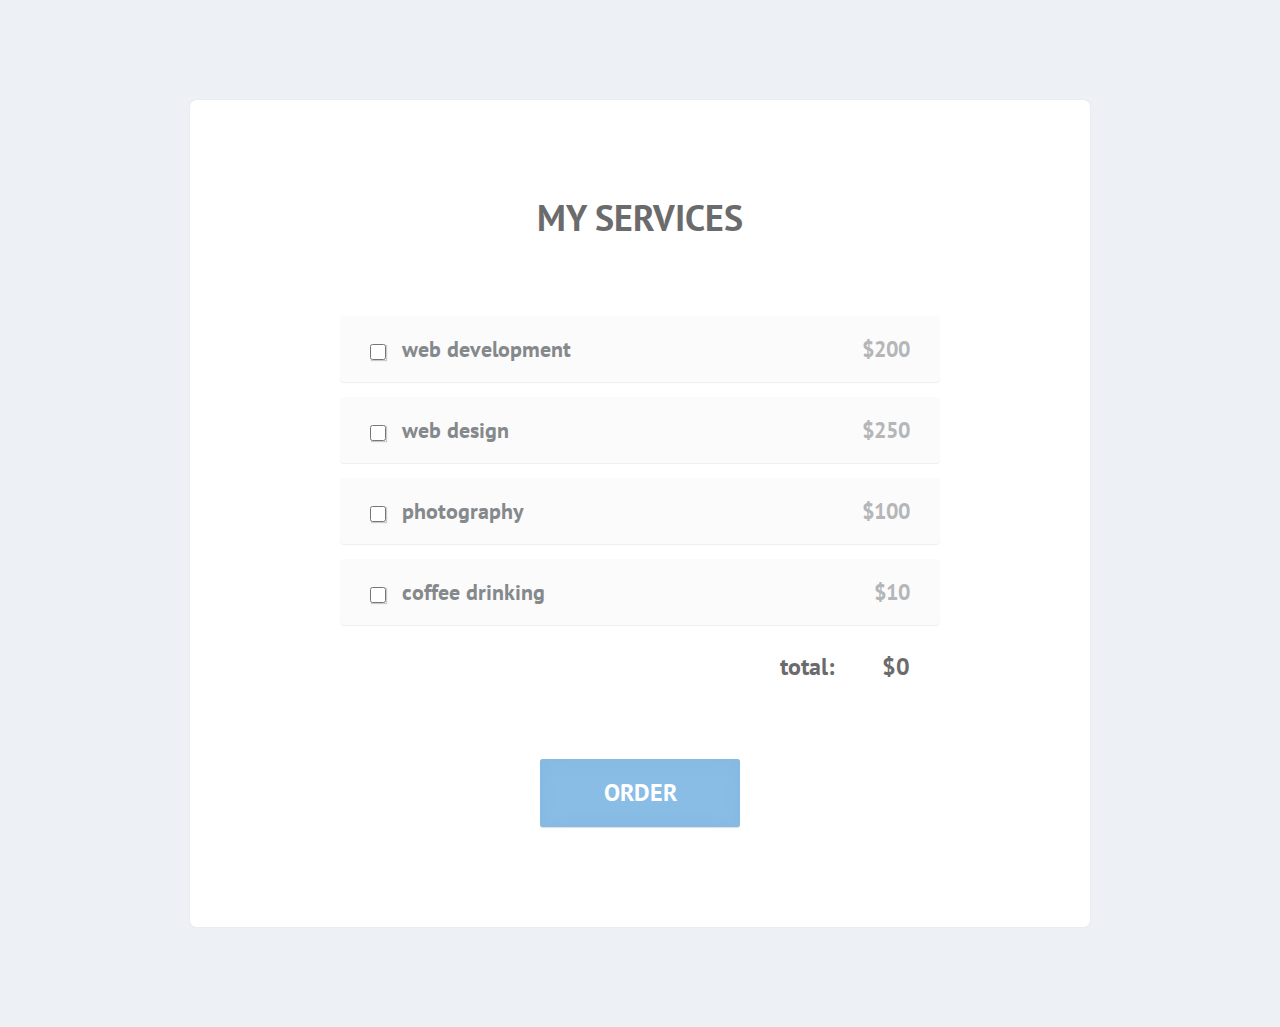
<file: serviceChooser.html>
<!DOCTYPE html>
<html>
	
    <head>
        <meta charset="utf-8" />
        <title>Service Chooser: Using backbone.js</title>
        
        <!-- Google web fonts -->
		<link href="http://fonts.googleapis.com/css?family=PT+Sans:400,700" rel='stylesheet' />

        <!-- The main CSS file -->
		<link href="css/service-chooser.css" rel="stylesheet" />
		
    </head>
    
    <body>
    	
		<form id="main" method="post" action="submit.php">
			<h1>My Services</h1>

			<ul id="services">
				<!-- The services will be inserted here -->
			</ul>

			<p id="total">total: <span>$0</span></p>

			<input type="submit" id="order" value="Order" />

		</form>
		
        
		<!-- JavaScript Includes -->
		<script src="assets/jquery/jquery.js"></script>
		<script src="assets/underscore/underscore.js"></script>
		<script src="assets/backbone/backbone.js"></script>
		<script src="js/service-chooser.js"></script>
    </body>
</html>
</file>
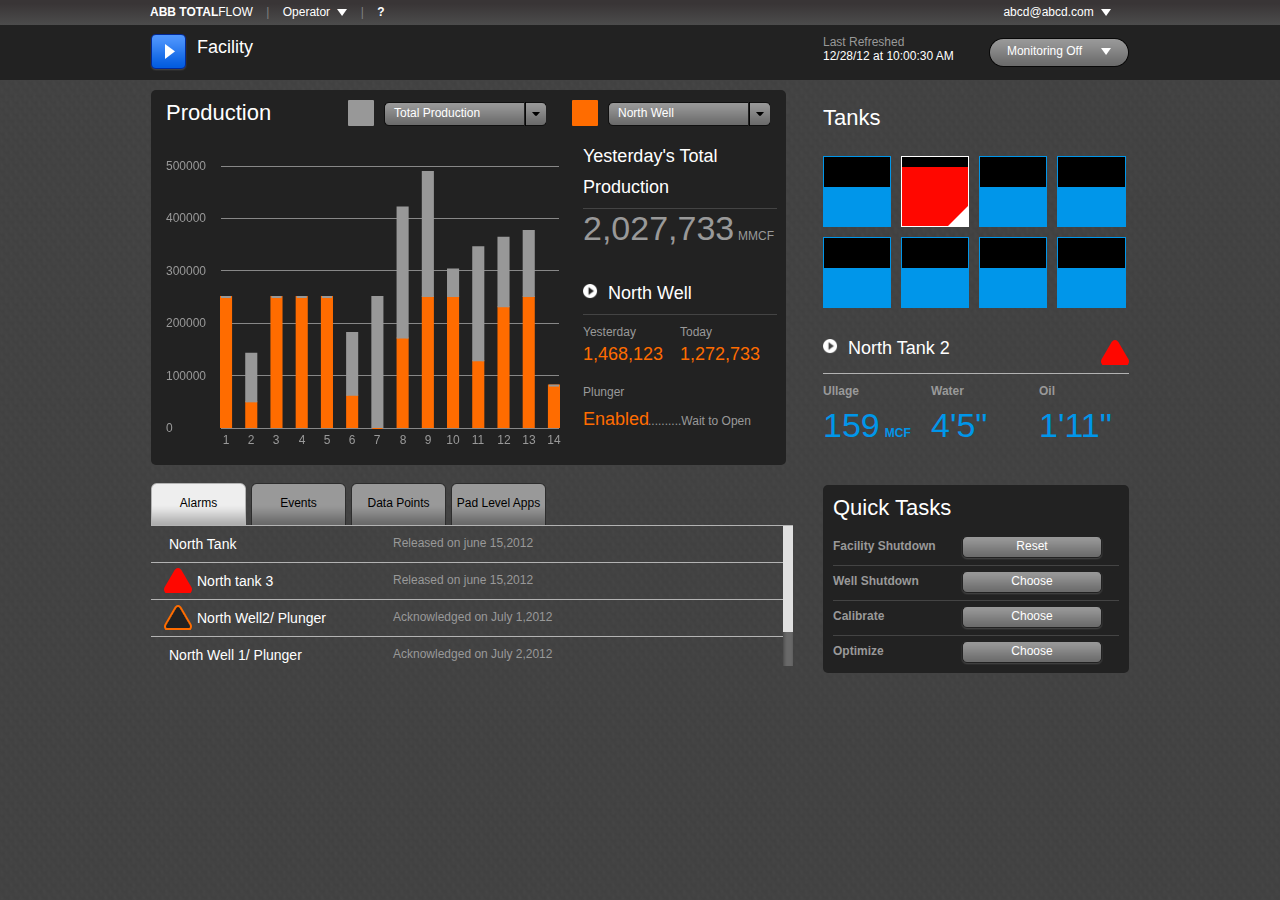
<file: Well.html>
<!DOCTYPE HTML>
<html>
<head>
<meta http-equiv="Content-Type" content="text/html; charset=UTF-8" />
<link rel="stylesheet" type="text/css" href="css\style.css" />
<link rel="stylesheet" type="text/css" href="css\tabs.css" />
<link rel="stylesheet" type="text/css" href="css\plot.css" />
<link type="text/css" href="lib/jquery.jscrollpane.css" rel="stylesheet" media="all" />

<script type="text/javascript" src="js/jquery-1.7.1.min.js"></script>
<script src="js/jquery.hashchange.min.js" type="text/javascript"></script>
<script src="js/jquery.easytabs.min.js" type="text/javascript"></script>
<script src="js/excanvas.min.js" type="text/javascript"></script>


<!-- the mousewheel plugin - optional to provide mousewheel support -->
<script type="text/javascript" src="lib/jquery.mousewheel.js"></script>
<!-- the jScrollPane script -->
<script type="text/javascript" src="lib/jquery.jscrollpane.js"></script>

<!--Flot-Graph-->
<script type="text/javascript" src="js/extended_plot.js"></script>
    <script language="javascript" type="text/javascript" src="js/jquery.flot.js"></script>
	<script language="javascript" type="text/javascript" src="js/jquery.flot.stack.js"></script>
	
<!--End for Flot Graph-->

<!-----sitemapSparkline start---------->
<script language="javascript" type="text/javascript" src="js/jquery.tinycarousel.js"></script>
<script language="javascript" type="text/javascript" src="js/jquery.sparkline.js"></script>
<script type="text/javascript" src="js/script_sitemap_sparkline.js"></script>
<!------Sparkline end---->

<script type="text/javascript" src="js/script_facility.js"></script>
<script language="javascript" type="text/javascript" src="js/tabs.js"></script>

<script>
  $(document).ready( function() {
      //$('#tab-container').tabs();
	  //$('.scroll-pane').jScrollPane();
	 
    });
</script>
</head>
<body>
<div id="outer-wrap">
	<div id="inner-wrap">
	<div class="top-nav">
			<div class="top-nav-content">
				<div class="left-nav">
				<ul class="left-menu">
					<li><a href="#">ABB <span>TOTAL</span><span class="title">FLOW<span></a> <span class="separator">|</span></li>
					<li>
						<div style="display:inline-block;position:relative">
						<div><a href="#" class="T9">Operator </a><div class="down-arrow"></div></div>
						<ul style=" left: 0;padding: 0; position: absolute;top: 25px;display:none">
							<li style="background-color: rgb(140, 140, 140); display: block; height: 30px"><a href="#" class="T9">Administrator </a></li>
							<li  style="background-color: rgb(140, 140, 140); display: block; height: 30px"><a href="#" class="T9">Technician </a></li>
						</ul>
						</div>
						<span class="separator">|</span>
					</li>
					<li><a href="#">?</a></li>			
				</ul>
				</div>
				<div class="right-nav">
					<div class="inline T9">abcd@abcd.com</div>
					<div class="down-arrow"></div>
			
				</div>
			</div>	
	</div>
	  
		<div class="fac-con">
			<div class="fac-content">
				<div class="left-con">
					<div class="sitemap-arrow-box-collapsed"></div>
					<div class="breadcrumb-text T5">Facility</div>
				</div>
				<div class="right-con">
					<div class="refresh">Last Refreshed
						<div class="time">12/28/12 at 10:00:30 AM
						</div>
					
					</div>
					<div class="monitor-btn"><a href="#"><span class="T9 monitor-text">Monitoring Off</span><div class="down-arrow"></div></a></div>
				</div>
           </div>				
		</div>
<!----------SiteMap start---------->	
		<div class="sitemapPage">
			<div class="sitemapPage-content">
				<div class="sitemapgraph-con">
				<div class="sitemapLeft">
					<div class="sitemapHeading T5">
						<div class="sitemapHeadingWells">Wells</div>
						<div class="sitemapHeadingTanks">Tanks</div>
					</div>
					<div class="sitemapContent">
					<div class="sitemapHeadingSubFacility T7">North Sub-Facility</div>
					<div class="sitemapLeftside">
					<div class="sitemapLeftsideWells">
						<div class="sitemapLine">
							<div class="sitemapLeftside-line-odd">
								<div class="sitemapLeftside-line-well T8">North Well 1 &nbsp;
									<div id="northwell1-spark" class="sitemapSpark">
									</div>
								</div>
								<div class="sitemapTriangle-pic">
									<div class="sitemapOrange-alert"></div>
								</div>
							</div>
					
							<div class="sitemapLeftside-line-even">
								<div class="sitemapLeftside-line-well T8">North Well 2&nbsp;
									<div id="northwell2-spark" class="sitemapSpark">
									</div>
								</div>
								<div class="sitemapTriangle-pic">
									<div class="sitemapOrange-alert"></div>
									<div class="sitemapRed-alert"></div>
								</div>
							</div>
						</div>
						
						<div class="sitemapLine">
							<div class="sitemapLeftside-line-odd">
								<div class="sitemapLeftside-line-well T8">North Well 3 &nbsp;
									<div id="northwell3-spark" class="sitemapSpark">
									</div>
								</div>
								<div class="sitemapTriangle-pic">
									<div class="sitemapRed-alert"></div>
								</div>
							</div>
						</div>
					</div>
				
				<div class="sitemapLeftsideTanks">
					<div class="sitemapTank">
								<div class="sitemapTank-dat T8">North Tank - 1</div>
					</div>
					<div class="sitemapTank">
								<div class="sitemapTank-dat T8">North Tank - 2</div>
					</div>
					<div class="sitemapTank">
								<div class="sitemapTank-dat T8">North Tank - 3</div>
					</div>
					<div class="sitemapTank">
								<div class="sitemapTank-dat T8">North Tank - 4</div>
					</div>
				</div>
					</div>
				
				<div class="sitemapHeadingSubFacility T7">East Sub-Facility</div>
				<div class="sitemapLeftside">
					<div class="sitemapLeftsideWells">
						<div class="sitemapLine">
							<div class="sitemapLeftside-line-odd">
								<div class="sitemapLeftside-line-well T8">East Well 1 &nbsp;
									<div id="eastwell1-spark" class="sitemapSpark">
									</div>
								</div>
							</div>
					
							<div class="sitemapLeftside-line-even">
								<div class="sitemapLeftside-line-well T8">East Well 2&nbsp;
									<div id="eastwell2-spark" class="sitemapSpark">
									</div>
								</div>
								<div class="sitemapTriangle-pic">
									<div class="sitemapOrange-alert"></div>
								</div>
							</div>
						</div>
					</div>
				
					<div class="sitemapLeftsideTanks">
						<div class="sitemapTank">
								<div class="sitemapTank-dat T8">East Tank - 1</div>
						</div>
						<div class="sitemapTank">
							<div class="sitemapTank-dat T8">East Tank - 2</div>
						</div>
					</div>
				</div>
				
				
				<div class="sitemapHeadingSubFacility T7">South Sub-Facility</div>
				<div class="sitemapLeftside">
					<div class="sitemapLeftsideWells">
						<div class="sitemapLine">
							<div class="sitemapLeftside-line-odd">
								<div class="sitemapLeftside-line-well T8">South Well 1 &nbsp;
									<div id="southwell1-spark" class="sitemapSpark">
									</div>
								</div>
							</div>
					
							<div class="sitemapLeftside-line-even">
								<div class="sitemapLeftside-line-well T8">South Well 2&nbsp;
									<div id="southwell2-spark" class="sitemapSpark">
									</div>
								</div>
							</div>
						</div>
					</div>
				
					<div class="sitemapLeftsideTanks">
						<div class="sitemapTank">
								<div class="sitemapTank-dat T8">South Tank - 1</div>
						</div>
						<div class="sitemapTank">
							<div class="sitemapTank-dat T8">South Tank - 2</div>
						</div>
					</div>
				</div>
			</div>
				</div>
				<div class="sitemapRightside">
				<div class="sitemapFac-apps T5">Facility Apps</div>
				<div class="sitemapList">
					<div class="sitemapData-pts T8">Data Points</div>
				</div>
				<div class="sitemapList">
					<div class="sitemapData-pts T8">Value Control</div>
				</div>
				<div class="sitemapList">
					<div class="sitemapData-pts T8">PID</div>
				</div>
				</div>
				</div>
			</div>
		</div>
<!----------SiteMap end---------->			
				
		 <div class="page">	
	 <div class="page-content">	
	   <div class="fac-leftside">
		<div class="graph-con">
			<div class="top-con">
				<div class="dbgraph-heading T3">Production</div>
			<div>
			<div class="tp-box">	
				<div class="box"></div>
				<div class="total-prod">
					<div class="left-bg"></div>
					<div class="mid-bg T9">Total Production</div>					
					<div class="right-bg"><img src="images/small-arrow-dw-black.png"/></div>
				</div>	
			</div>	
				<div class="totprod-box">
					<div class="box"></div>
					<div class="total-prod">
					<div class="left-bg"></div>
					<div class="mid-bg T9">North Well</div>					
					<div class="right-bg"><img src="images/small-arrow-dw-black.png"/></div>
				</div>	
				</div>
			</div>
			</div>
			<div class="fac-bot-con">
				<div id="placeholder" class="fac-graph-holder">graph bars</div>
				<div class="right-blocks">
					<div class="yesterday T5">Yesterday's Total</div>
					<div class="production T5">Production</div>					
					<div class="numbers T1">2,027,733</div>
					<div class="mmcf T10a">MMCF</div>
					<div style="clear:both"></div>
					
					<div class="North"><a href="#"><img src="images/link-arrow.png"/></a>North Well</div>					
					<div class="nw-yday T8">Yesterday</div>
					<div class="nw-yday T8">Today</div>
					<div class="nw-num T6">1,468,123</div>
					<div class="nw-num T6">1,272,733</div>
					<div style="clear:both"></div>
					
					<div class="plunger T8">Plunger</div>
					<div style="clear:both"></div>
					<div class="enabled T6">Enabled</div>
					<div class="wait T8">..........Wait to Open</div>
					
				
				</div>
			
			</div>
			
			
			</div>
			<div class="tab-sec">
			 
			 <div class="tab-container">

				  <ul class='tabs'>
					<li class='tab'><a class="T11" href="#tabs1">Alarms</a></li>
					<li class='tab'><a class="T11" href="#tabs2">Events</a></li>
					<li class='tab'><a class="T11" href="#tabs3">Data Points</a></li>					
					<li class='tab'><a class="T11" href="#tabs4">Pad Level Apps</a></li>
				  </ul>					
			    
				  <div id="tabs1" class="tab-con scroll-pane">				  
					
					<div class="fac-row T8">
						<div class="con-left T7"><div class="row-txt">North Tank</div></div>
						<div class="con-right">
							<div class="release-date">Released on june 15,2012</div>
							<div class="edit-arrow"><img src="images/link-arrow.png"></div>
						</div>	
					</div>					
					
					<div class="fac-row T8">
						<div class="con-left T7">
						<div class="triangle"></div>
						<div class="row-txt">North tank 3</div>
					</div>
					<div class="con-right">
						<div class="release-date">Released on june 15,2012</div>
						<div class="edit-arrow"><img src="images/link-arrow.png"></div>
					</div>
					</div>					
					
					<div class="fac-row T8">
						<div class="con-left T7">
							<div class="triangle-8"></div>
							<div class="row-txt">North Well2/ Plunger</div>
						</div>
							
						<div class="con-right">
							<div class="release-date">Acknowledged on July 1,2012</div>
							<div class="edit-arrow"><img src="images/link-arrow.png"></div>
						</div>	
					</div>
					
					
					<div class="fac-row  T8">
					<div class="con-left T7">
						<div class="row-txt">North Well 1/ Plunger</div>
					</div>
							
					<div class="con-right">
						<div class="release-date">Acknowledged on July 2,2012</div>
						<div class="edit-arrow"><img src="images/link-arrow.png"></div>
						</div>
					</div>					
					
					<div class="fac-row  T8">
					<div class="con-left T7">
						<div class="row-txt">North Well 1/ Plunger</div>
					</div>
							
					<div class="con-right">
						<div class="release-date">Acknowledged on July 2,2012</div>
						<div class="edit-arrow"><img src="images/link-arrow.png"></div>
						</div>
					</div>
					<!-- content -->
				  </div>
				  <div id="tabs2" class="tab-con scroll-pane2">
					<!-- Events content-->
					<div class="fac-row T8">
						<div class="con-left-events T7"><div class="row-txt">Shutdown-2</div></div>
						<div class="con-right-events">
							<div class="events">06/04/12 16:43:27</div>
							<div class="events">ShutDown DI Enable(101.26.0)</div>
							<div class="edit-arrow"><img src="images/link-arrow.png"></div>
						</div>	
					</div>	
					<div class="fac-row T8">
						<div class="con-left-events T7"><div class="row-txt">Pad Controller-1</div></div>
					    <div class="con-right-events">
						    <div class="events">05/29/12 18:51:51</div>
							<div class="events">Padctl group Size(120.1.2)</div>
							<div class="edit-arrow"><img src="images/link-arrow.png"></div>
							
				        </div>
					</div>	
					<div class="fac-row T8">
						<div class="con-left-events T7"><div class="row-txt">Level Master</div></div>
						<div class="con-right-events">
							<div class="events">05/28/12 19:18:15</div>
							<div class="events">Tank Number Of tanks(51.107.0)</div>
							<div class="edit-arrow"><img src="images/link-arrow.png"></div>
							
						</div>	
					</div>	
					<div class="fac-row T8">
						<div class="con-left-events T7"><div class="row-txt">Level Master</div></div>
					    <div class="con-right-events">
						    <div class="events">05/28/12 19:02:15</div>
							<div class="events">Tank Number Of tanks(51.107.0)</div>
							<div class="edit-arrow"><img src="images/link-arrow.png"></div>
							
				        </div>
					</div>	
					<div class="fac-row T8">
						<div class="con-left-events T7"><div class="row-txt">Level Master</div></div>
					    <div class="con-right-events">
						    <div class="events">05/28/12 19:00:15</div>
							<div class="events">Tank Number Of tanks(51.107.0)</div>
							<div class="edit-arrow"><img src="images/link-arrow.png"></div>
				        </div>
				  </div>
				  </div>
					<div id="tabs3" class="tab-con scroll-pane3">
					<div class="fac-row T8">
						<div class="con-left T7"><div class="row-txt">Temp(Hold Reg 3
						)</div></div>
					    <div class="con-right">
						    <div class="release-date">0 &deg;F</div>
							
				        </div>
					</div>	
					<div class="fac-row T8">
						<div class="con-left T7"><div class="row-txt">Today Volume</div></div>
						<div class="con-right">
							<div class="release-date">0 MCF</div>
							
						</div>	
					</div>	
					<div class="fac-row T8">
						<div class="con-left T7"><div class="row-txt">Pressure</div></div>
					    <div class="con-right">
						    <div class="release-date">0 PSI</div>
							
				        </div>
					</div>	
					<div class="fac-row T8">
						<div class="con-left T7"><div class="row-txt">Yesterday's Volume</div></div>
					    <div class="con-right">
						    <div class="release-date">1 MCF</div>
							
				        </div>
					</div>	
						
				</div>	
						
				<div id="tabs4" class="tab-con scroll-pane2">
					<!-- Pad Level Apps content-->
					<div class="fac-row T8">
						<div class="con-left-events T7"><div class="row-txt">Plunger</div></div>
						 <div class="con-right-events">
							<div class="edit-arrow"><img src="images/link-arrow.png"></div>							
				        </div>
					</div>	
					<div class="fac-row T8">
						<div class="con-left-events T7"><div class="row-txt">Valve Control</div></div>
					    <div class="con-right-events">
							<div class="edit-arrow"><img src="images/link-arrow.png"></div>							
				        </div>
					</div>	
					<div class="fac-row T8">
						<div class="con-left-events T7"><div class="row-txt">AGA3</div></div>
						 <div class="con-right-events">
							<div class="edit-arrow"><img src="images/link-arrow.png"></div>							
				        </div>
					</div>	
					<div class="fac-row T8">
						<div class="con-left-events T7"><div class="row-txt">PID Controller</div></div>	
						 <div class="con-right-events">
							<div class="edit-arrow"><img src="images/link-arrow.png"></div>							
				        </div>
					</div>						
				  </div>
			  </div>		
			
			</div>
		</div>
			<div class="fac-rightside">
			
			 <div class="tank-con">
				<div class="tank-top">
					<div class="tank T3">Tanks</div>
					<div class="boxes">
						<div class="part2"></div>					
					</div>
					
					<div class="box-active">
					  <div class="part1"><img src="images/tank-active.png"/></div>						
					</div>
					
					<div class="boxes">
					  <div class="part2"></div>
					</div>
					
					<div class="boxes4">
						<div class="part2"></div>
					</div>
					
					<div style="clear:both"></div>
				<div class="bot-box">	
					<div class="boxes">
						<div class="part2"></div>
					</div>
					<div class="boxes">
						<div class="part2"></div>
					</div>
					<div class="boxes">
						<div class="part2"></div>
					</div>
					<div class="boxes4">
						<div class="part2"></div>
					</div>
				</div>
				
				<div style="clear:both"></div>				
					
				</div>
				<div class="tank-mid">
					<div class="tank-info-section">
						<div class="north-tank T5"><a href="#"><img src="images/link-arrow.png"/></a>North Tank 2</div>
						<div class="triangle T7"></div>
					</div>
				<div style="clear:both"></div>					
					<div class="usage T8">Ullage</div>
					<div class="usage T8">Water</div>
					<div class="oil T8">Oil</div>
					<div style="clear:both"></div>
					<div class="numbers T2">159<span class="ullage-unit T17">MCF</span></div>
					<div class="numbers T2">4'5"</div>
					<div class="num-oil T2">1'11"</div>
					<div style="clear:both"></div>
				
				</div>
				<div class="tank-bot">
					<div class="quik-task T3">Quick Tasks</div>
					<div class="qt-left">
						<div class="fac-shut T8">Facility Shutdown</div>
						<div class="reset T9">Reset</div>
					</div>
					<div style="clear:both"></div>
					
					
					<div class="qt-left">
						<div class="fac-shut T8">Well Shutdown</div>
						<div class="reset T9">Choose</div>
					</div>
					<div style="clear:both"></div>
					
					
					<div class="qt-left">
						<div class="fac-shut T8">Calibrate</div>
						<div class="reset T9">Choose</div>
					</div>
					<div style="clear:both"></div>					
					
					<div class="qt-left no-border">
						<div class="fac-shut T8">Optimize</div>
						<div class="reset T9">Choose</div>
					</div>
					<div style="clear:both"></div>
					
				
				</div>
			
			  </div>
		    </div>	
		</div>	
	</div>
	</div>
</div>	
</body>
</html>

<script type="text/javascript">
  $(document).ready( function() {
		$('.sitemapPage').hide();
      $('.tab-container').tabs();	
	  $('.scroll-pane').jScrollPane();
		$('.fac-row').hover(function(){
			$(this).find("img").show();			
			}, function(){
			$(this).find("img").hide();
		});
   
	

$('.sitemap-arrow-box-collapsed').click(function(){
		if($(this).hasClass('sitemap-arrow-box-expanded'))
		{
			$('.sitemapPage').slideToggle(600);
			$(this).removeClass('sitemap-arrow-box-expanded');
		}
		else
		{
			$('.sitemapPage').slideToggle(600);
			$(this).addClass('sitemap-arrow-box-expanded');		
		}
	
});
});
</script>
</file>
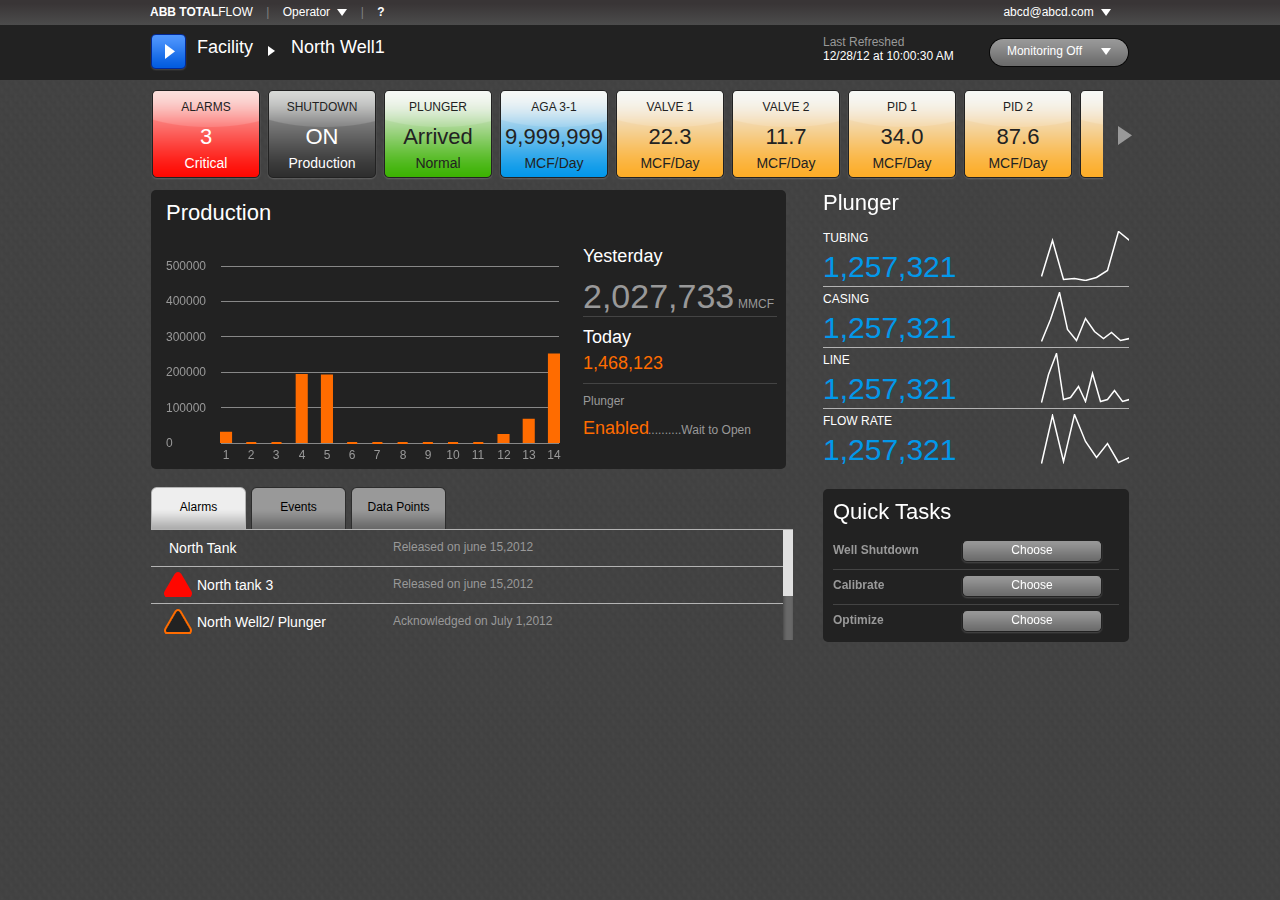
<file: well_dashboard.html>
<!DOCTYPE HTML>
<html>
<head>
<meta http-equiv="Content-Type" content="text/html; charset=UTF-8" />
<link rel="stylesheet" type="text/css" href="css\style.css" />
<link rel="stylesheet" type="text/css" href="css\tabs.css" />
<link rel="stylesheet" type="text/css" href="css\plot.css" />
<link rel="stylesheet" type="text/css" href="css\carousal.css" />
<link type="text/css" href="lib/jquery.jscrollpane.css" rel="stylesheet" media="all" />

<script type="text/javascript" src="js/jquery-1.7.1.min.js"></script>
<script src="js/jquery.hashchange.min.js" type="text/javascript"></script>
<script src="js/jquery.easytabs.min.js" type="text/javascript"></script>
<script src="js/excanvas.min.js" type="text/javascript"></script>


<!-- the mousewheel plugin - optional to provide mousewheel support -->
<script type="text/javascript" src="lib/jquery.mousewheel.js"></script>
<!-- the jScrollPane script -->
<script type="text/javascript" src="lib/jquery.jscrollpane.js"></script>

<!--Flot-Graph-->
<script type="text/javascript" src="js/extended_plot.js"></script>
<script language="javascript" type="text/javascript" src="js/jquery.flot.js"></script>
<script language="javascript" type="text/javascript" src="js/jquery.flot.stack.js"></script>
<script language="javascript" type="text/javascript" src="js/jquery.tinycarousel.js"></script>
<script language="javascript" type="text/javascript" src="js/jquery.sparkline.js"></script>
	
<!--End for Flot Graph-->
<script type="text/javascript" src="js/script_well_dashboard.js"></script>
<script language="javascript" type="text/javascript" src="js/tabs.js"></script>

</head>
<body>
<div id="outer-wrap">
	<div id="inner-wrap">
	<div class="top-nav">
			<div class="top-nav-content">
				<div class="left-nav">
				<ul class="left-menu">
					<li><a href="#">ABB <span>TOTAL</span><span class="title">FLOW<span></a> <span class="separator">|</span></li>
					<li>
						<div style="display:inline-block;position:relative">
						<div><a href="#" class="T9">Operator </a><div class="down-arrow"></div></div>
						<ul style=" left: 0;padding: 0; position: absolute;top: 25px;display:none">
							<li style="background-color: rgb(140, 140, 140); display: block; height: 30px"><a href="#" class="T9">Administrator </a></li>
							<li  style="background-color: rgb(140, 140, 140); display: block; height: 30px"><a href="#" class="T9">Technician </a></li>
						</ul>
						</div>
						<span class="separator">|</span>
					</li>
					<li><a href="#">?</a></li>			
				</ul>
				</div>
				<div class="right-nav">
					<div class="inline T9">abcd@abcd.com</div>
					<div class="down-arrow"></div>
			
				</div>
			</div>	
	</div>
	  
		<div class="fac-con">
			<div class="fac-content">
				<div class="left-con">
					<div class="arrow-box"></div>
					<div class="breadcrumb-text T5">Facility</div>
						<div class="breadcrumb-arrow"></div>
					<div class="breadcrumb-text T5">North Well1</div>
				</div>
				<div class="right-con">
					<div class="refresh">Last Refreshed
						<div class="time">12/28/12 at 10:00:30 AM
						</div>
					
					</div>
					<div class="monitor-btn"><a href="#"><span class="T9 monitor-text">Monitoring Off</span><div class="down-arrow"></div></a></div>
				</div>
           </div>				
		</div>

	<!-- Carousel section starts here -->
<div class="carousel">
	<div class="carousel-content">											
		<a href="#" class="car-hit-area-left prev buttons disable">
		
		</a>
		<div class="viewport">
			<ul class="overview">							
				<li>
					<div class="alarm carousel-dim carousel-dim-first">								
						<div class="head T11">
							<span>ALARMS</span>
						</div>
						<div class="value T15">
							<span>3</span>
						</div>
						<div class="status T14">
							<span>Critical</span>
						</div>
						
					</div>
				</li>
				<li>
					<div class="shutdown carousel-dim">
						<div class="head T11">
							<span>SHUTDOWN</span>
						</div>
						<div class="value T15">
							<span>ON</span>
						</div>
						<div class="status T14">
							<span>Production</span>
						</div>
					</div>
				</li>
				<li>
					<div class="plung carousel-dim">
						<div class="head T11">
							<span>PLUNGER</span>
						</div>
						<div class="value1 T13">
							<span>Arrived</span>
						</div>
						<div class="status1 T12">
							<span>Normal</span>
						</div>
					</div>
				</li>
				<li>
					<div class="AGA carousel-dim">
						<div class="head T11">
							<span>AGA 3-1</span>
						</div>
						<div class="value1 T13">
							<span>9,999,999</span>
						</div>
						<div class="status1 T12">
							<span>MCF/Day</span>
						</div>
					</div>
				</li>
				<li>
					<div class="valve carousel-dim">
						<div class="head T11">
							<span>VALVE 1</span>
						</div>
						<div class="value1 T13">
							<span>22.3</span>
						</div>
						<div class="status1 T12">
							<span>MCF/Day</span>
						</div>
					</div>
				</li>
				<li>
					<div class="valve carousel-dim">
						<div class="head T11">
							<span>VALVE 2</span>
						</div>
						<div class="value1 T13">
							<span>11.7</span>
						</div>
						<div class="status1 T12">
							<span>MCF/Day</span>
						</div>
					</div>
				</li>
				<li>
					<div class="valve carousel-dim">
						<div class="head T11">
							<span>PID 1</span>
						</div>
						<div class="value1 T13">
							<span>34.0</span>
						</div>
						<div class="status1 T12">
							<span>MCF/Day</span>
						</div>
					</div>
				</li>
				<li>
					<div class="valve PID carousel-dim">
						<div class="head T11">
							<span>PID 2</span>
						</div>
						<div class="value1 T13">
							<span>87.6</span>
						</div>
						<div class="status1 T12">
							<span>MCF/Day</span>
						</div>
					</div>
				<li>
				<li>
					<div class="valve carousel-dim">
						<div class="head T11">
							<span>VALVE 2</span>
						</div>
						<div class="value1 T13">
							<span>11.7</span>
						</div>
						<div class="status1 T12">
							<span>MCF/Day</span>
						</div>
					</div>
				</li>
				<li>
					<div class="valve carousel-dim">
						<div class="head T11">
							<span>PID 1</span>
						</div>
						<div class="value1 T13">
							<span>34.0</span>
						</div>
						<div class="status1 T12">
							<span>MCF/Day</span>
						</div>
					</div>
				</li>
			</ul>
		</div>
		<a href="#" class="car-hit-area-right buttons next">			
		</a>
	</div>
</div>
	<!-- Carousel section closes here -->	
		 <div class="page">	
		 
	 <div class="page-content">	
	   <div class="fac-leftside">
		<div class="well-bar-graph">
			<div class="top-con">
				<div class="dbgraph-heading T3">Production</div>
			</div>
			<div class="bot-con">
				<div id="placeholder" class="well-graph-holder">graph bars</div>
				<div class="right-blocks">
					<div class="yesterday T5">Yesterday</div>					
					<div class="numbers T1">2,027,733</div>
					<div class="mmcf T10a">MMCF</div>
					<div style="clear:both"></div>
					<div class="todays-vol">
					<div class="well-today T5">Today</div>					
					<div class="nw-num T6">1,468,123</div>
					</div>
					
					<div style="clear:both"></div>
					
					<div class="plunger T8">Plunger</div>
					<div style="clear:both"></div>
					<div class="enabled T6">Enabled</div>
					<div class="wait T8">..........Wait to Open</div>
					
				
				</div>
			
			</div>
			
			
			</div>
			<div class="tab-sec">
			 
			 <div class="tab-container">

				  <ul class='tabs'>
					<li class='tab'><a class="T11" href="#tabs1">Alarms</a></li>
					<li class='tab'><a class="T11" href="#tabs2">Events</a></li>
					<li class='tab'><a class="T11" href="#tabs3">Data Points</a></li>					
				  </ul>					
			    
				  <div id="tabs1" class="well-tab-con scroll-pane">				  
					
					<div class="fac-row T8">
						<div class="con-left T7"><div class="row-txt">North Tank</div></div>
						<div class="con-right">
							<div class="release-date">Released on june 15,2012</div>
							<div class="edit-arrow"><img src="images/link-arrow.png"></div>
						</div>	
					</div>					
					
					<div class="fac-row T8">
						<div class="con-left T7">
						<div class="triangle"></div>
						<div class="row-txt">North tank 3</div>
					</div>
					<div class="con-right">
						<div class="release-date">Released on june 15,2012</div>
						<div class="edit-arrow"><img src="images/link-arrow.png"></div>
					</div>
					</div>					
					
					<div class="fac-row T8">
						<div class="con-left T7">
							<div class="triangle-8"></div>
							<div class="row-txt">North Well2/ Plunger</div>
						</div>
							
						<div class="con-right">
							<div class="release-date">Acknowledged on July 1,2012</div>
							<div class="edit-arrow"><img src="images/link-arrow.png"></div>
						</div>	
					</div>
					
					
					<div class="fac-row  T8">
					<div class="con-left T7">
						<div class="row-txt">North Well 1/ Plunger</div>
					</div>
							
					<div class="con-right">
						<div class="release-date">Acknowledged on July 2,2012</div>
						<div class="edit-arrow"><img src="images/link-arrow.png"></div>
						</div>
					</div>					
					
					<div class="fac-row  T8">
					<div class="con-left T7">
						<div class="row-txt">North Well 1/ Plunger</div>
					</div>
							
					<div class="con-right">
						<div class="release-date">Acknowledged on July 2,2012</div>
						<div class="edit-arrow"><img src="images/link-arrow.png"></div>
						</div>
					</div>
					<!-- content -->
				  </div>
				  <div id="tabs2" class="well-tab-con scroll-pane2">
					<!-- Events content-->
					<div class="fac-row T8">
						<div class="con-left-events T7"><div class="row-txt">Shutdown-2</div></div>
						<div class="con-right-events">
							<div class="events">06/04/12 16:43:27</div>
							<div class="events">ShutDown DI Enable(101.26.0)</div>
							<div class="edit-arrow"><img src="images/link-arrow.png"></div>
						</div>	
					</div>	
					<div class="fac-row T8">
						<div class="con-left-events T7"><div class="row-txt">Pad Controller-1</div></div>
					    <div class="con-right-events">
						    <div class="events">05/29/12 18:51:51</div>
							<div class="events">Padctl group Size(120.1.2)</div>
							<div class="edit-arrow"><img src="images/link-arrow.png"></div>
							
				        </div>
					</div>	
					<div class="fac-row T8">
						<div class="con-left-events T7"><div class="row-txt">Level Master</div></div>
						<div class="con-right-events">
							<div class="events">05/28/12 19:18:15</div>
							<div class="events">Tank Number Of tanks(51.107.0)</div>
							<div class="edit-arrow"><img src="images/link-arrow.png"></div>
							
						</div>	
					</div>	
					<div class="fac-row T8">
						<div class="con-left-events T7"><div class="row-txt">Level Master</div></div>
					    <div class="con-right-events">
						    <div class="events">05/28/12 19:02:15</div>
							<div class="events">Tank Number Of tanks(51.107.0)</div>
							<div class="edit-arrow"><img src="images/link-arrow.png"></div>
							
				        </div>
					</div>	
					<div class="fac-row T8">
						<div class="con-left-events T7"><div class="row-txt">Level Master</div></div>
					    <div class="con-right-events">
						    <div class="events">05/28/12 19:00:15</div>
							<div class="events">Tank Number Of tanks(51.107.0)</div>
							<div class="edit-arrow"><img src="images/link-arrow.png"></div>
				        </div>
				  </div>
				  </div>
					<div id="tabs3" class="well-tab-con scroll-pane3">
					<div class="fac-row T8">
						<div class="con-left T7"><div class="row-txt">Temp(Hold Reg 3
						)</div></div>
					    <div class="con-right">
						    <div class="release-date">0 &deg;F</div>
							
				        </div>
					</div>	
					<div class="fac-row T8">
						<div class="con-left T7"><div class="row-txt">Today Volume</div></div>
						<div class="con-right">
							<div class="release-date">0 MCF</div>
							
						</div>	
					</div>	
					<div class="fac-row T8">
						<div class="con-left T7"><div class="row-txt">Pressure</div></div>
					    <div class="con-right">
						    <div class="release-date">0 PSI</div>
							
				        </div>
					</div>	
					<div class="fac-row T8">
						<div class="con-left T7"><div class="row-txt">Yesterday Volume</div></div>
					    <div class="con-right">
						    <div class="release-date">1 MCF</div>
							
				        </div>
					</div>	
						
				</div>	
				  </div>

				
			  </div>		
			
			</div>
		</div>
			<div class="fac-rightside">		
				<div class="tank-con">
					<!-- Plunger Section starts here -->
					<div class="plunger_Section">				
						<div class="well-rt-heading T15">
							<span>Plunger</span>
						</div>					
						<div class="plunger-row">
							<div class="plunger-row-left">
								<div class="plunger-row-heading T9">
									<span>TUBING</span>
								</div>						
								<div class="plunger-row-value T2a">
										<span>1,257,321</span>
								</div>
							</div>
							<div id="plunger-spark" class="spark">								
							</div>						
						</div>					
						<div class="plunger-row">
							<div class="plunger-row-left">
								<div class="plunger-row-heading T9">
									<span>CASING</span>
								</div>
								<div class="plunger-row-value T2a">
										<span>1,257,321</span>
								</div>
							</div>
							<div id="casing-spark" class="spark">								
							</div>						
						</div>								
						<div class="plunger-row">
							<div class="plunger-row-left">
								<div class="plunger-row-heading T9">
									<span>LINE</span>
								</div>
								<div class="plunger-row-value T2a">
										<span>1,257,321</span>
								</div>
							</div>
							<div id="line-spark" class="spark">								
							</div>					
						</div>								
						<div class="plunger-row  no-border">
							<div class="plunger-row-left">
								<div class="plunger-row-heading T9">
									<span>FLOW RATE</span>
								</div>
								<div class="plunger-row-value T2a">
										<span>1,257,321</span>
								</div>
							</div>
							<div id="flow-spark" class="spark">								
							</div>						
						</div>
					</div>	
					<!-- Plunger Section Closes here  -->
					
					<div class="well-task-bot">
						<div class="quik-task T3">Quick Tasks</div>
						<div class="qt-left">
							<div class="fac-shut T8">Well Shutdown</div>
							<div class="reset T9">Choose</div>
						</div>
						<div style="clear:both"></div>
						<div class="qt-left">
							<div class="fac-shut T8">Calibrate</div>
							<div class="reset T9">Choose</div>
						</div>
						<div style="clear:both"></div>
						<div class="qt-left no-border">
							<div class="fac-shut T8">Optimize</div>
							<div class="reset T9">Choose</div>
						</div>
						<div style="clear:both"></div>
					</div>
				</div>
			  </div>
		    </div>	
		</div>	
	</div>
	</div>
</div>	
</body>
</html>
</file>
<file: css/service-chooser.css>
/*-------------------------
	Simple reset
--------------------------*/


*{
	margin:0;
	padding:0;
}


/*-------------------------
	General Styles
--------------------------*/


html{
	background-color:#edf0f4;
}

body{
	font:15px/1.3 Arial, sans-serif;
	color: #4f4f4f;
}

a, a:visited {
	outline:none;
	color:#389dc1;
}

a:hover{
	text-decoration:none;
}

section, footer, header, aside{
	display: block;
}


/*----------------------------
	The main content element
-----------------------------*/


#main{
	padding:100px;
	background-color:#fff;
	box-shadow:0 0 1px #ccc;
	width:700px;
	margin:100px auto;
	border-radius:6px;
	font:bold 24px/1 'PT Sans', sans-serif;
	color:#6b6b6b;
}


#main h1{
	font-size:36px;
	text-align: center;
	text-transform: uppercase;
	padding: 0 0 80px;

}

#services{
	list-style:none;
	margin:0 auto;
	width:600px;
}

#services li{
	background-color: #fbfbfc;
	box-shadow:0 1px 1px #eee;
	font-size:22px;
	color: #85898b;
	padding:22px 30px;
	margin-bottom:15px;
	border-radius:4px;
	cursor:pointer;
}

#services li span{
	float:right;
	opacity:0.6;
}

#services li input[type=checkbox]{
	border:1px solid #ccc;
	box-shadow:1px 1px 1px #ccc;
	margin-right:10px;
	width:16px;
	height:16px;
	display:inline-block;
	vertical-align: middle;
}

#total{
	font-size:24px;
	text-align:right;
	width:570px;
	margin:30px auto 0;
	padding-right:30px;
}

#total span{
	display:inline-block;
	min-width:70px;
}


#order{
	font:inherit;
	font-size:24px;
	cursor:pointer;
	border:none;
	display:block;
	background-color:#89bde5;
	color:#fff;
	text-transform:uppercase;
	width:200px;
	margin:80px auto 0;
	text-align:center;
	padding:22px 0;
	border-radius: 3px;
	box-shadow:0 1px 1px #ddd, 0 0 20px #84b8e0 inset;
}

#order:hover{
	opacity: 0.9;
}


/*----------------------------
	The Demo Footer
-----------------------------*/


footer{
	background-color: #080808;
	bottom: 0;
	box-shadow: 0 -1px 2px rgba(0,0,0,0.4);
	height: 40px;
	left: 0;
	position: fixed;
	width: 100%;
	z-index: 100000;
}

footer h2{
	font-size: 14px;
	font-weight: normal;
	position: absolute;
	top:0;
	left: 50%;
	bottom:0;
	margin-left: -420px;
	padding:13px 20px 0;
	border:1px solid #000;
	border-width:0 1px;
	background-color:rgba(0,0,0,0.6);
	box-shadow:0 0 5px #000 inset;
	line-height: 1;
	margin-top: 0;
}

footer h2 a{
	color: #EEEEEE !important;
	text-decoration:none !important;
}

footer h2 i{
	font-style:normal;
	color:#888;
}

#tzine-download{
	opacity:0.9;
	background-color:#257691;
	font-size:11px;
	text-align:center;
	text-transform:uppercase;
	width:150px;
	height:28px;
	line-height:28px;
	text-decoration:none !important;

	display: inline-block;
	border-radius: 2px;
	color: #fff !Important;
	font-weight: bold;
	box-shadow: 0 -1px 2px #1e5e74 inset;

	border-top:1px solid #26849c;

	text-shadow:1px 1px 1px #1e6176;
	margin-top:6px;
}

#tzine-download:hover{
	opacity:1;
}

#tzine-actions{
	position:absolute;
	top:0;
	width:500px;
	right:50%;
	margin-right:-420px;
	text-align:right;
}

#tzine-actions iframe{
	display: inline-block;
	height: 21px;
	width: 95px;
	position: relative;
	float: left;
	margin-top: 11px;
}
</file>
